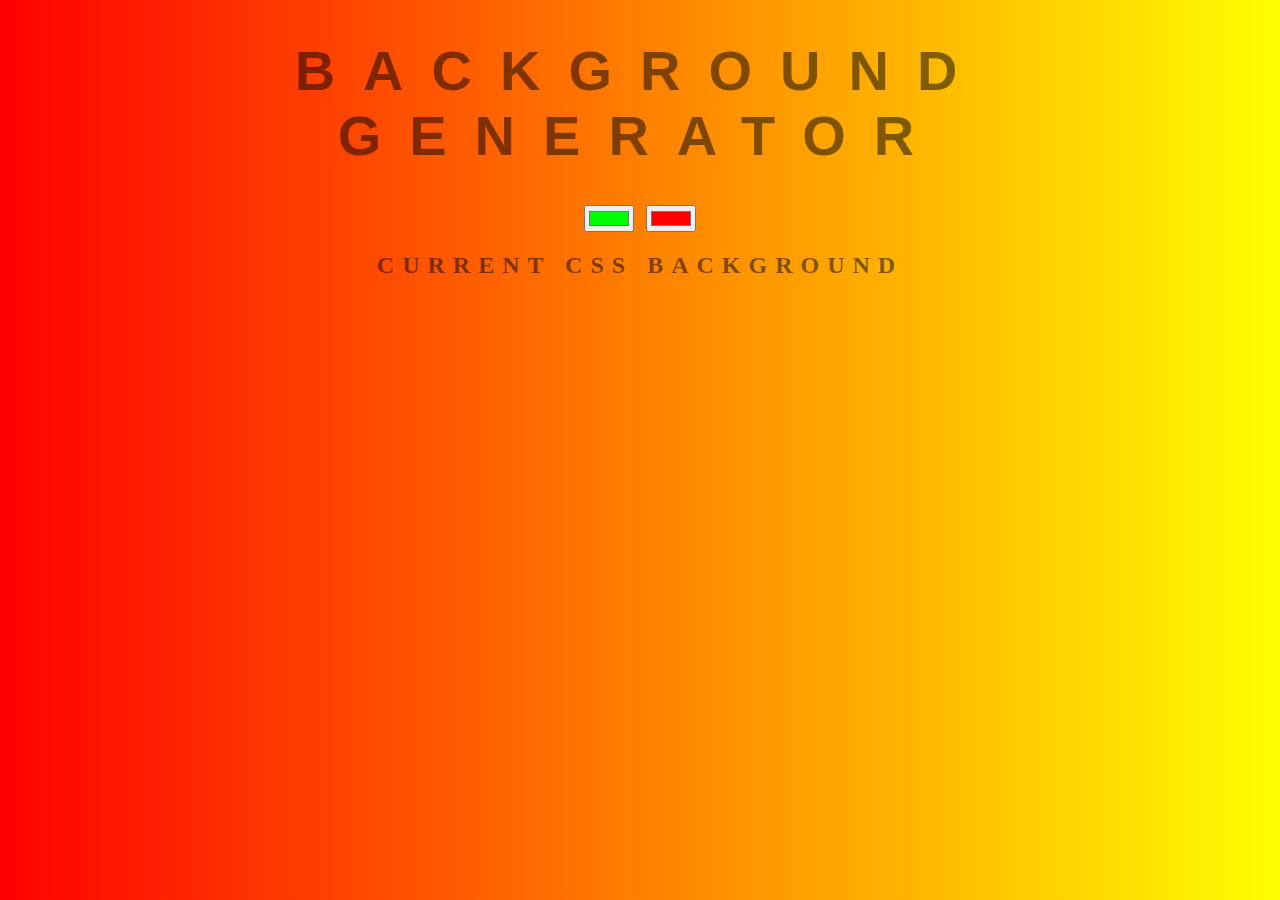
<file: background generator/index.html>
<!DOCTYPE html>
<html>
<head>
	<title>Gradient Background</title>
	<link rel="stylesheet" type="text/css" href="style.css">
</head>
<body id="gradient">
	<h1>Background Generator</h1>
	<input class="color1" type="color" name="color1" value="#00ff00">
	<input class="color2" type="color" name="color2" value="#ff0000">
	<h2>Current CSS Background</h2>
	<h3></h3>
	<script type="text/javascript" src="script.js"></script>
</body>
</html>
</file>
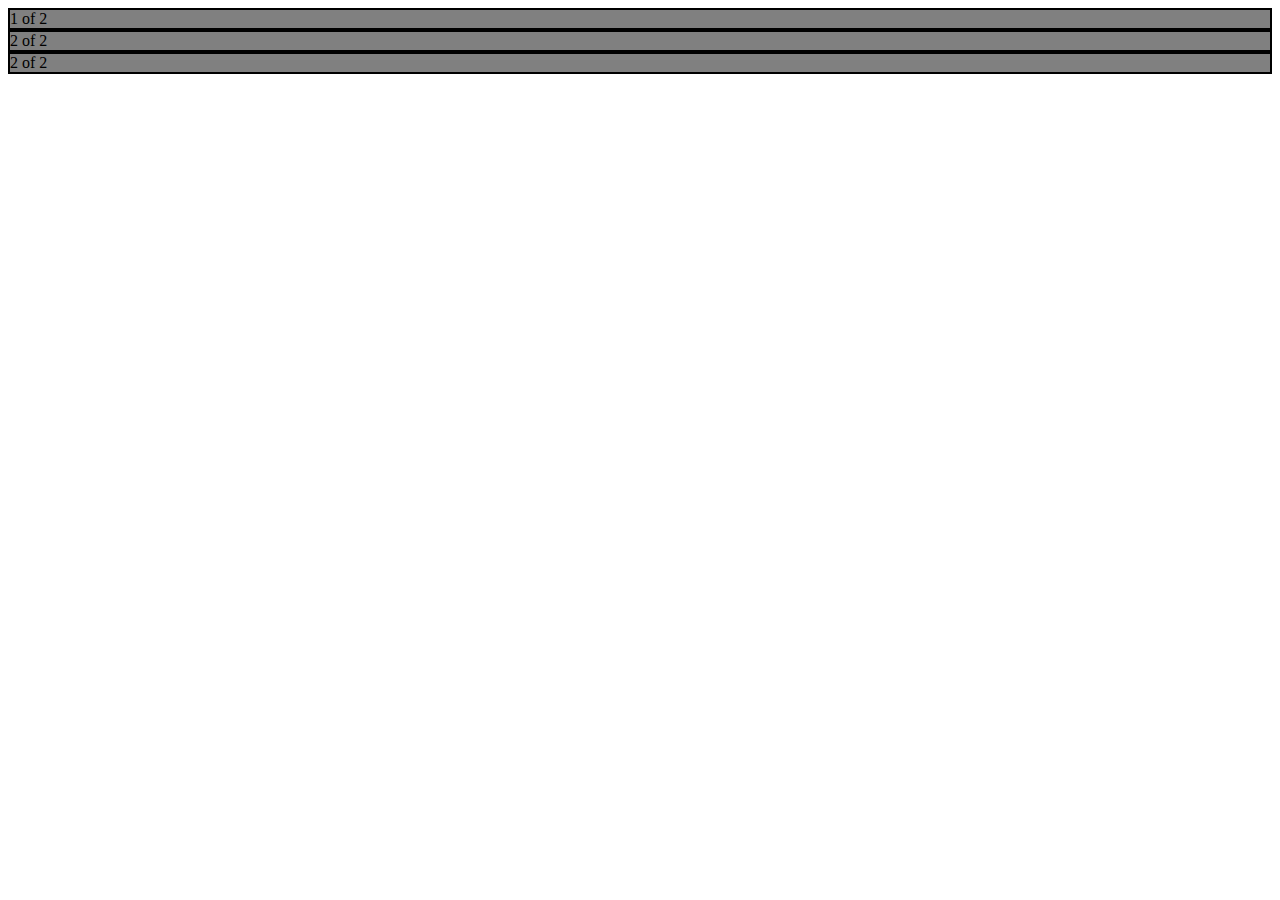
<file: bootstrap/index.html>
<!DOCTYPE html>
<html lang="en">
  <head>
    <meta charset="UTF-8" />
    <meta name="viewport" content="width=device-width, initial-scale=1.0" />
    <title>Bootstrap</title>
    <link
      rel="stylesheet"
      href="https://stackpath.bootstrapcdn.com/bootstrap/4.5.0/css/bootstrap.min.css"
      integrity="sha384-9aIt2nRpC12Uk9gS9baDl411NQApFmC26EwAOH8WgZl5MYYxFfc+NcPb1dKGj7Sk"
      crossorigin="anonymous"
    />
    <link
    rel="stylesheet"
    href="style.css"
  />
  </head>
  <body>

    <div class="container">
        <div class="row">
            <div class="col col-sm-6 col-md-12 col-lg-12">
              1 of 2
            </div>
            <div class="col col-sm-3 col-md-6 col-lg-12">
              2 of 2
            </div>
            <div class="col col-sm-3 col-md-6 col-lg-12">
                2 of 2
              </div>
          </div>
    </div>

      
    <script
      src="https://code.jquery.com/jquery-3.5.1.slim.min.js"
      integrity="sha384-DfXdz2htPH0lsSSs5nCTpuj/zy4C+OGpamoFVy38MVBnE+IbbVYUew+OrCXaRkfj"
      crossorigin="anonymous"
    ></script>
    <script
      src="https://cdn.jsdelivr.net/npm/popper.js@1.16.0/dist/umd/popper.min.js"
      integrity="sha384-Q6E9RHvbIyZFJoft+2mJbHaEWldlvI9IOYy5n3zV9zzTtmI3UksdQRVvoxMfooAo"
      crossorigin="anonymous"
    ></script>
    <script
      src="https://stackpath.bootstrapcdn.com/bootstrap/4.5.0/js/bootstrap.min.js"
      integrity="sha384-OgVRvuATP1z7JjHLkuOU7Xw704+h835Lr+6QL9UvYjZE3Ipu6Tp75j7Bh/kR0JKI"
      crossorigin="anonymous"
    ></script>
  </body>
</html>
</file>
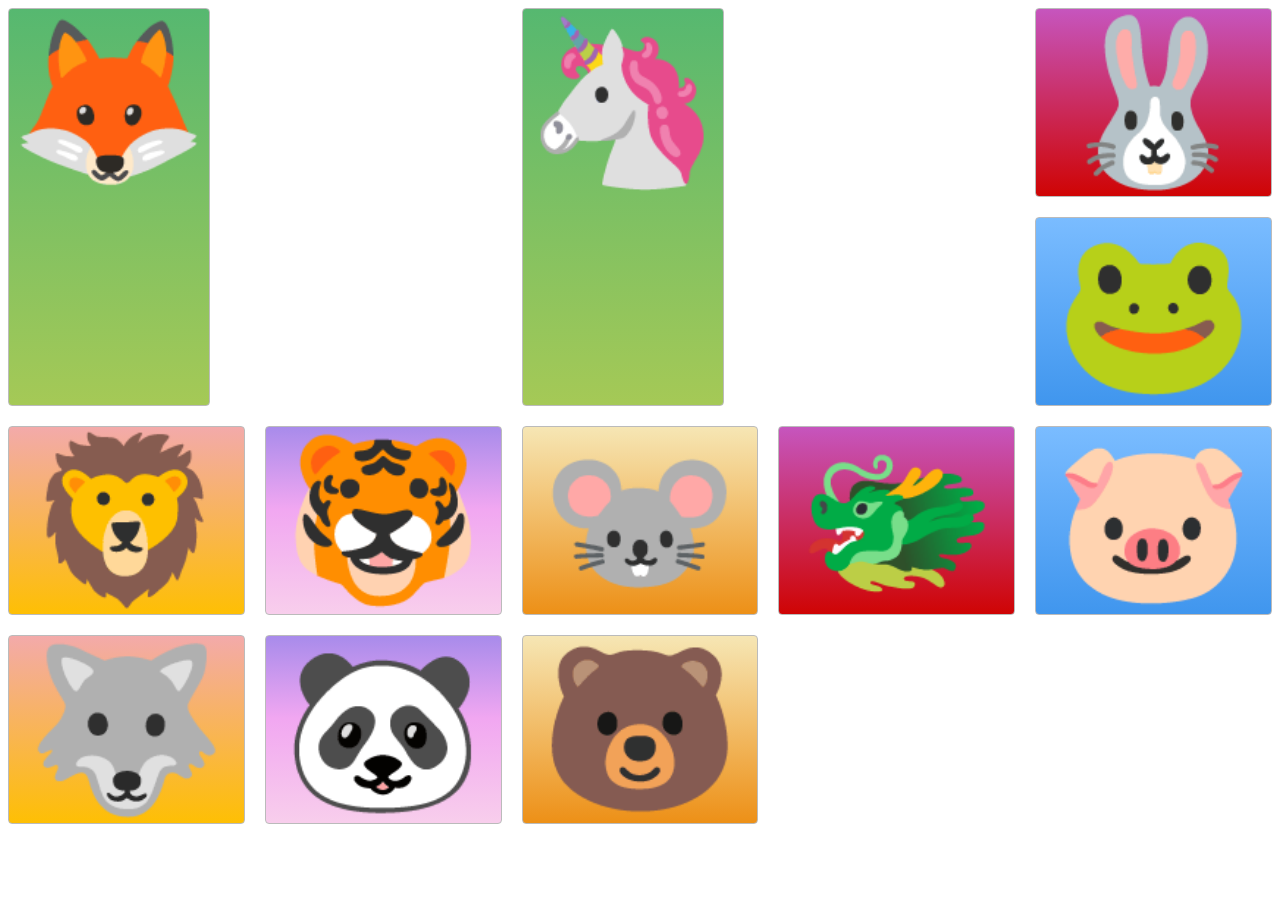
<file: css grid/index.html>
<!DOCTYPE html>
<html>
<head>
  <!-- the below meta tag is default in most modern browsers. however if you have an
  older browser, the emojis may not show up properly. In which case you need this meta
  tag. Read more here: https://teamtreehouse.com/community/meta-charsetutf8-what-does-this-mean-or-what-does-it-do-i-deleted-it-from-the-code-and-nothing-changed -->
  <meta charset="utf-8" >  
  <title>Grid Master</title>
  <link rel="stylesheet" type="text/css" href="./style.css">
</head>
<body>
  <div class="container">
    <div class="zone green">🦊</div>
    <div class="zone red">🐰</div>
    <div class="zone blue">🐸</div>
    <div class="zone yellow">🦁</div>
    <div class="zone purple">🐯</div>
    <div class="zone brown">🐭</div>
    <div class="zone green">🦄</div>
    <div class="zone red">🐲</div>
    <div class="zone blue">🐷</div>
    <div class="zone yellow">🐺</div>
    <div class="zone purple">🐼</div>
    <div class="zone brown">🐻</div>
  </div>
</body>
</html>
</file>
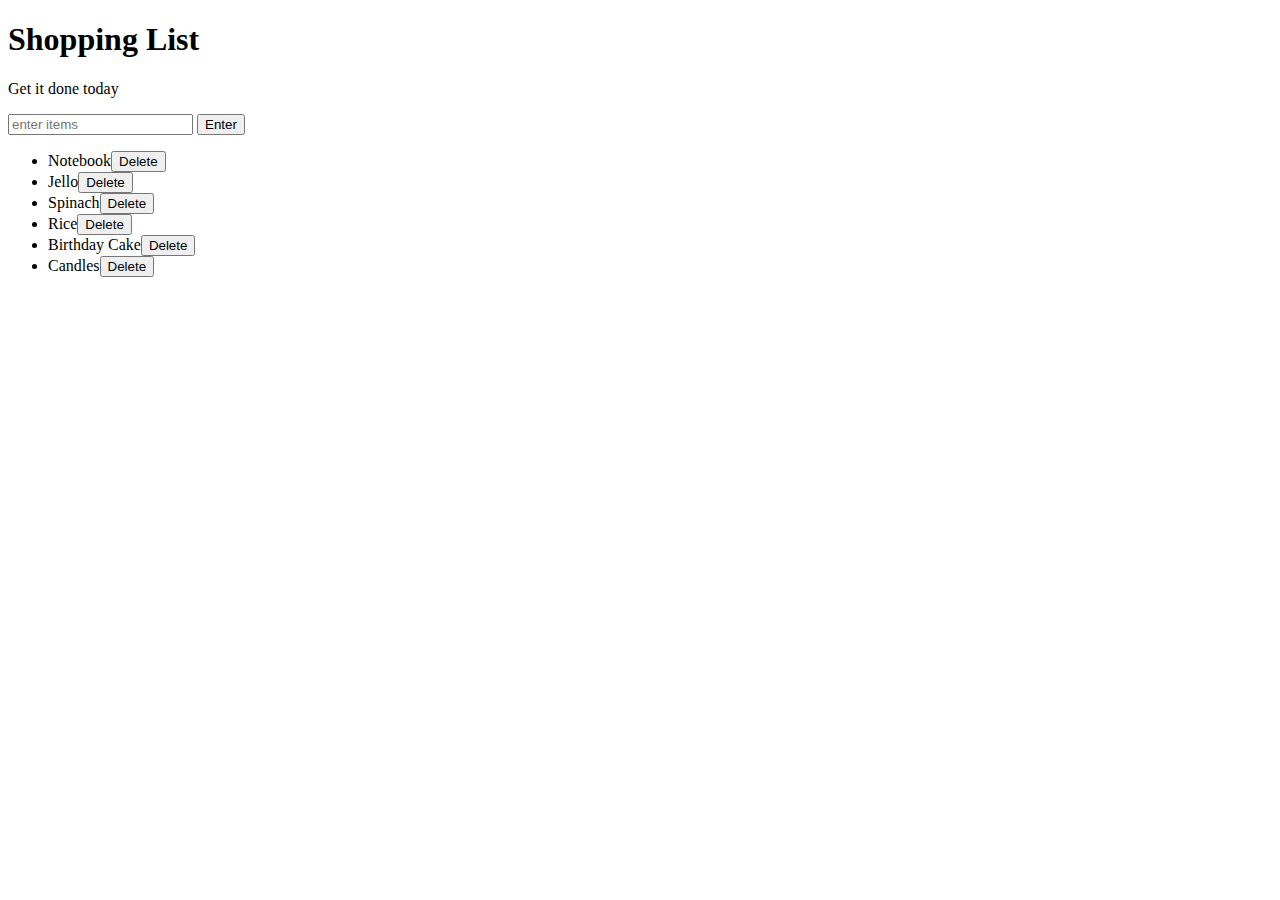
<file: dom events exercise/index.html>
<!DOCTYPE html>
<html>
<head>
	<title>Javascript + DOM</title>
	<link rel="stylesheet" type="text/css" href="style.css">
</head>
<body>
	<h1>Shopping List</h1>
	<p id="first">Get it done today</p>
	<input id="userinput" type="text" placeholder="enter items">
	<button id="enter">Enter</button>
	<ul>
		<li>Notebook<button class="delete">Delete</button></li>
		<li>Jello<button class="delete">Delete</button></li>
		<li>Spinach<button class="delete">Delete</button></li>
		<li>Rice<button class="delete">Delete</button></li>
		<li>Birthday Cake<button class="delete">Delete</button></li>
		<li>Candles<button class="delete">Delete</button></li>
	</ul>
	<script type="text/javascript" src="script.js"></script>
</body>
</html>
</file>
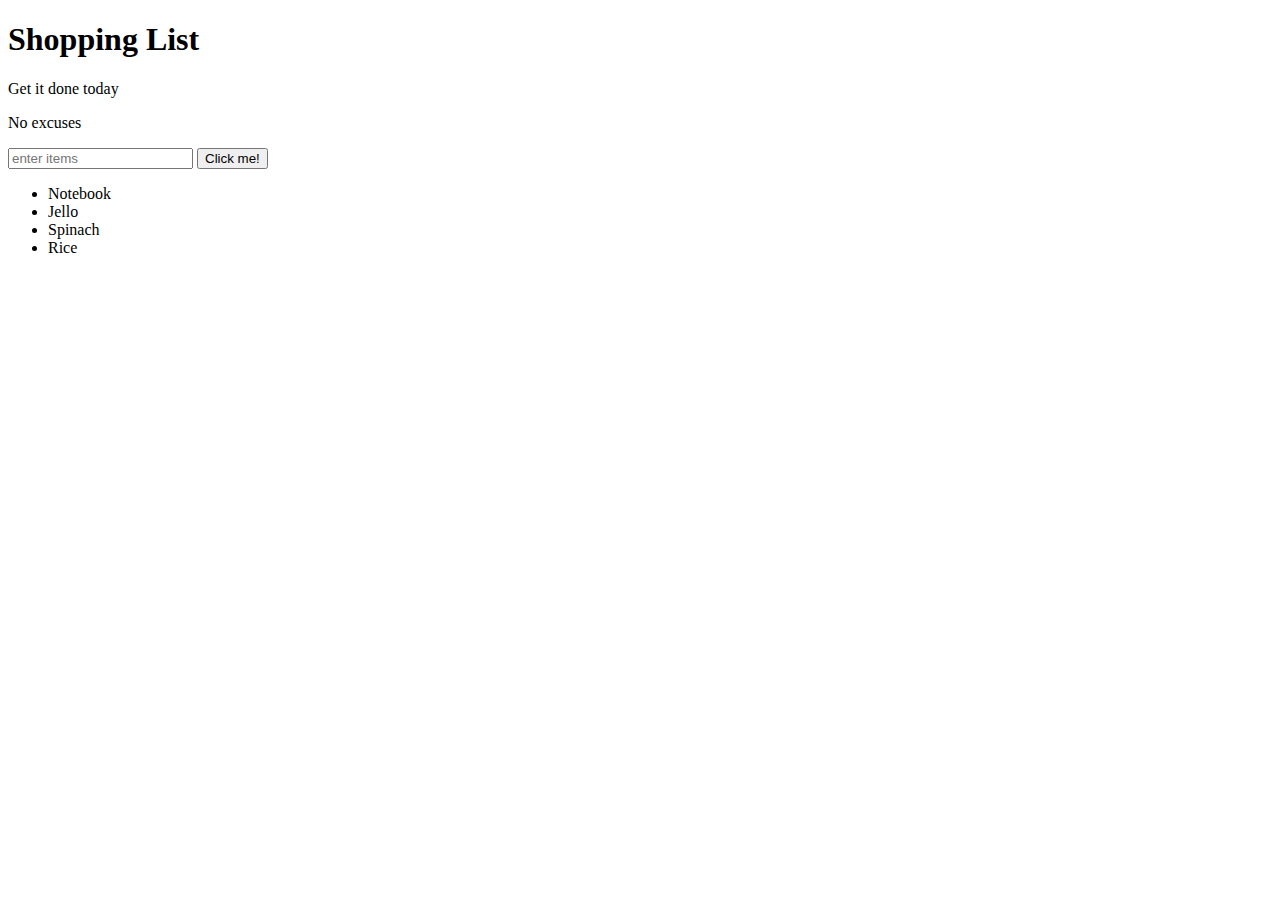
<file: dom manipulation/index.html>
<!DOCTYPE html>
<html>
  <head>
    <title>Document</title>
    <link rel="sytlesheet" type="text/css" href="style.css" />
  </head>
  <style>
    .coolTitle {
        text-align: center;
        font-family: 'Oswald', Helvetica, sans-serif;
        font-size: 40px;
        transform: skewY(-10deg);
        letter-spacing: 4px;
        word-spacing: -8px;
        color: tomato;
        text-shadow: 
        -1px -1px 0 firebrick,
        -2px -2px 0 firebrick;
    }
  </style>
  <body>
    <h1>Shopping List</h1>
    <p id="first">Get it done today</p>
    <p class="second">No excuses</p>
    <input id="userinput" type="text" placeholder="enter items">
    <button id="enter">Click me!</button>
    <ul>
      <li random="23">Notebook</li>
      <li>Jello</li>
      <li>Spinach</li>
      <li>Rice</li>
    </ul>
    <script type="text/javascript" src="script.js"></script>
  </body>
</html>
</file>
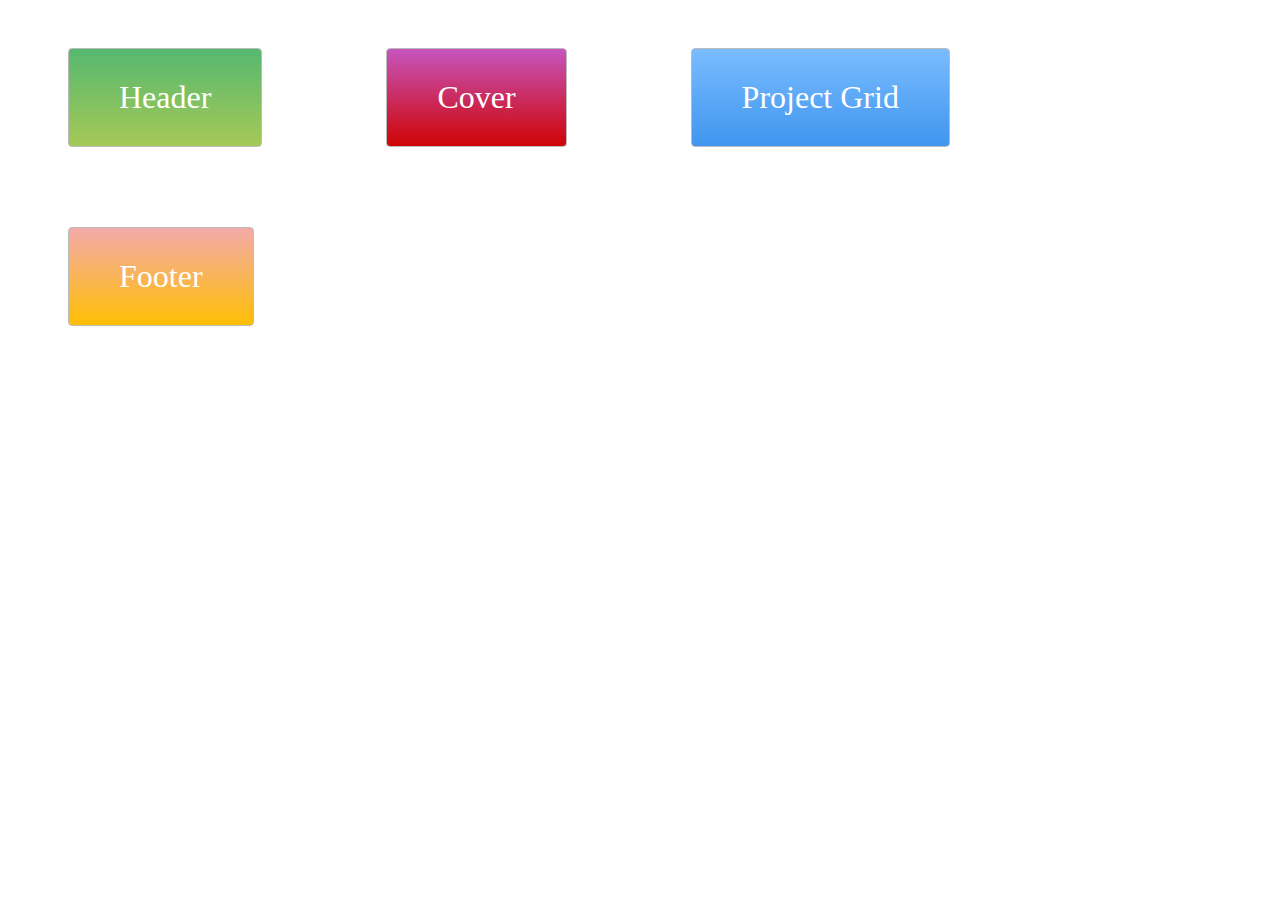
<file: project grid/index.html>
<!DOCTYPE html>
<html>
<head>
  <title>Layout Master</title>
  <link rel="stylesheet" type="text/css" href="./style.css">
</head>
<body>
  <div class="zone green">Header</div>
  <div class="zone red">Cover</div>
  <div class="zone blue">Project Grid</div>
  <div class="zone yellow">Footer</div>
</body>
</html>
</file>
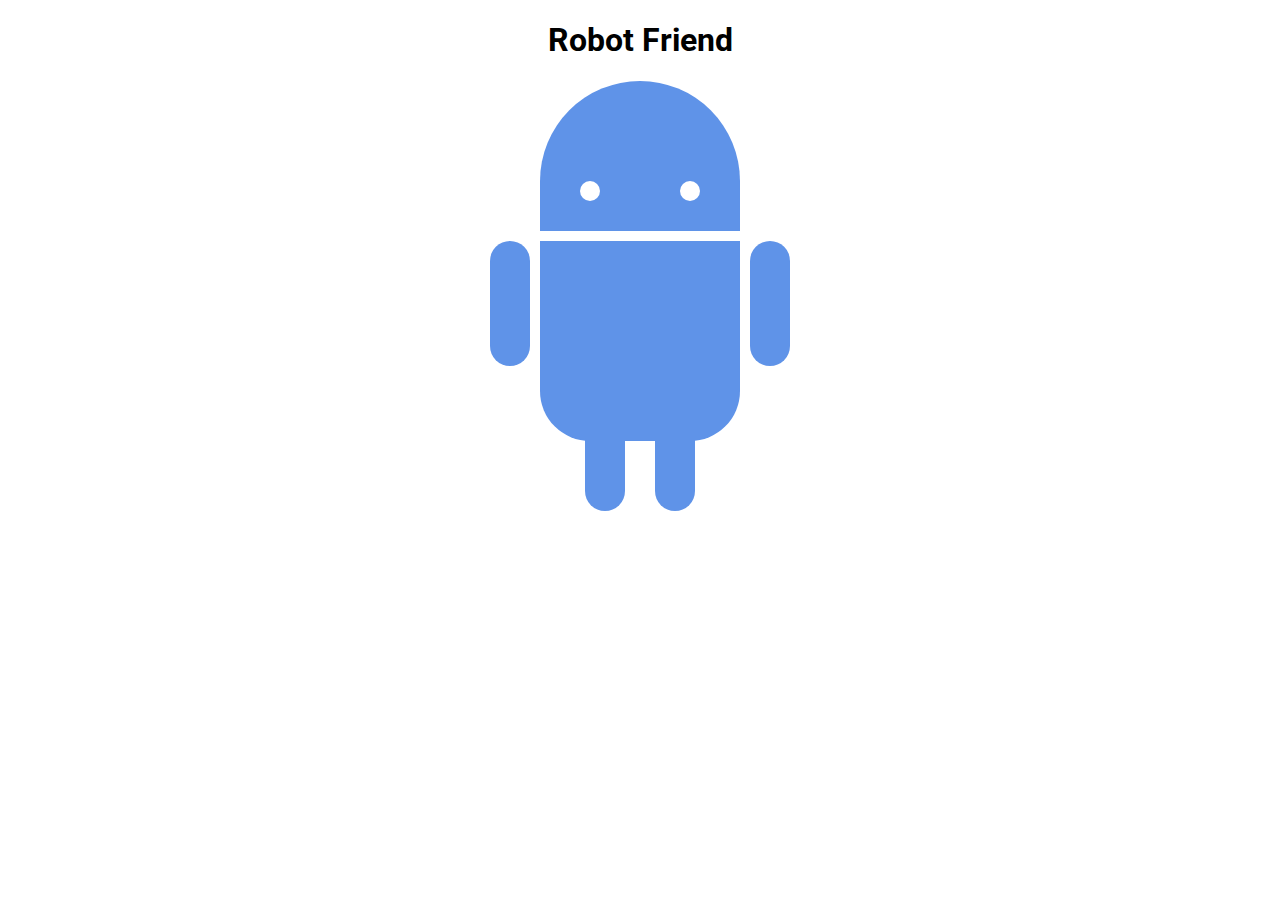
<file: robot animation solution/index.html>
<!DOCTYPE html>
<html>
<head>
	<title>RoboPage</title>
	<link rel="stylesheet" type="text/css" href="style.css">
	<link href="https://fonts.googleapis.com/css?family=Roboto" rel="stylesheet">
</head>
<body>
	<h1>Robot Friend</h1>
	<div class="robots">
		<div class="android"> 
			<div class="head"> 
				<div class="eyes"> 
					<div class="left_eye"></div> 
					<div class="right_eye"></div>
				</div> 
			</div> 
			<div class="upper_body"> 
				<div class="left_arm"></div> 
				<div class="torso"></div> 
				<div class="right_arm"></div> 
			</div> 
			<div class="lower_body"> 
				<div class="left_leg"></div> 
				<div class="right_leg"></div> 
			</div> 
		</div>
	</div>
</body>
</html>
</file>
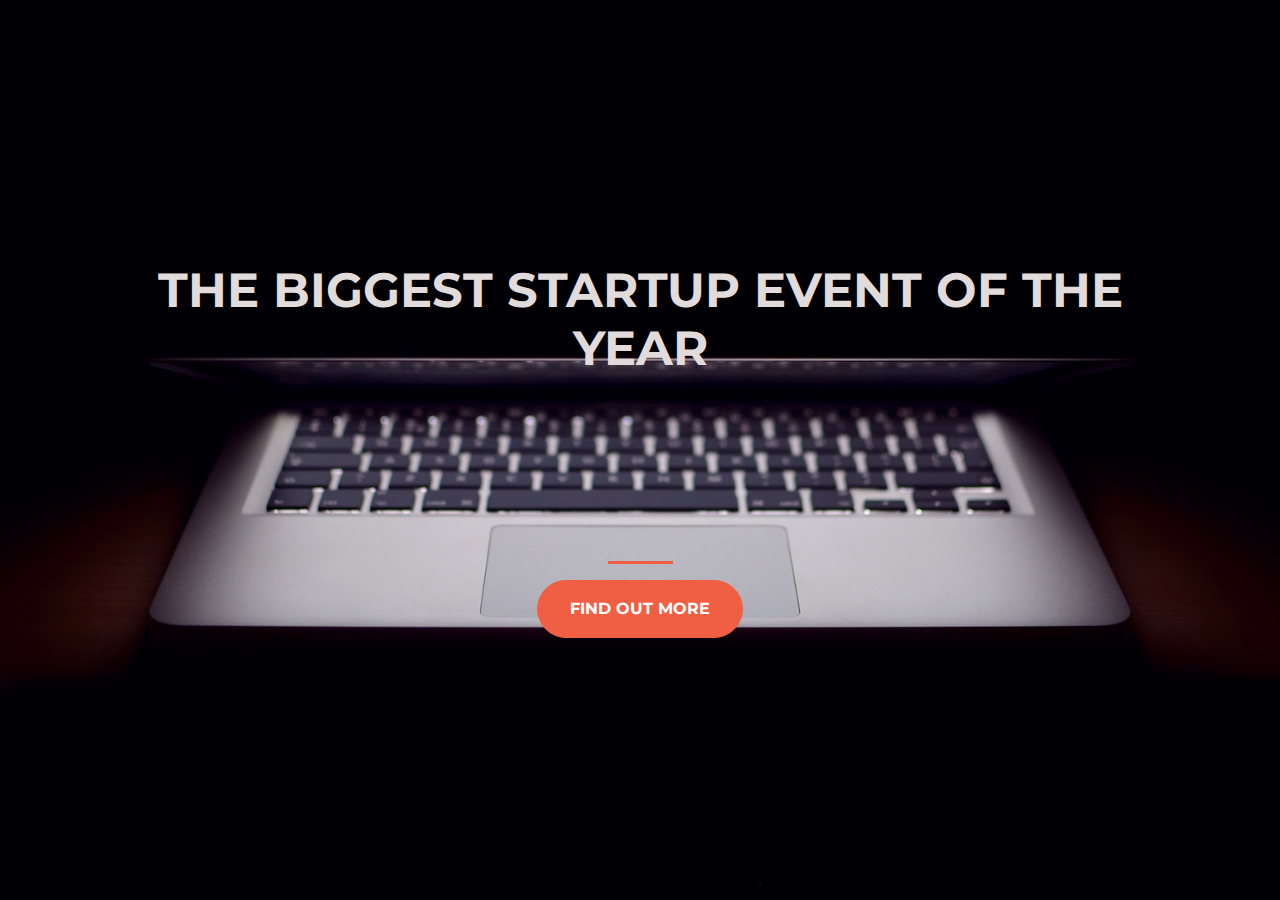
<file: startup landing page/index.html>
<!DOCTYPE html>
<html>
  <head>
    <title>Startup</title>

    <!-- Google Fonts -->
    <link href="https://fonts.googleapis.com/css?family=Montserrat" rel="stylesheet">

    <!-- Bootstrap CSS from a CDN. This way you don't have to include the bootstrap file yourself -->
    <link rel="stylesheet" href="https://stackpath.bootstrapcdn.com/bootstrap/4.3.1/css/bootstrap.min.css" integrity="sha384-ggOyR0iXCbMQv3Xipma34MD+dH/1fQ784/j6cY/iJTQUOhcWr7x9JvoRxT2MZw1T" crossorigin="anonymous">
    
    <!-- Your own stylesheet -->
    <link rel="stylesheet" type="text/css" href="style.css">
  </head>
  <body>
    <div class="container d-flex align-items-center h-100">
      <div class="row">
        <header class="text-center col-12">
          <h1 class="text-uppercase"><strong>The biggest startup event of the year</strong></h1>
        </header>
        <div class="buffer col-12"></div>
        <section class="text-center col-12">
          <hr>
          <a href="https://mailchi.mp/3a5748425e03/ztmstudents">
            <button class="btn btn-primary btn-xl">Find out more</button>
          </a>
        </section>

    </div>
  </div>
  </body>
</html>
</file>
<file: background generator/style.css>
body {
	font: 'Raleway', sans-serif;
    color: rgba(0,0,0,.5);
    text-align: center;
    text-transform: uppercase;
    letter-spacing: .5em;
    top: 15%;
	background: linear-gradient(to right, red , yellow); /* Standard syntax */
}

h1 {
    font: 600 3.5em 'Raleway', sans-serif;
    color: rgba(0,0,0,.5);
    text-align: center;
    text-transform: uppercase;
    letter-spacing: .5em;
    width: 100%;
}

h3 {
	font: 900 1em 'Raleway', sans-serif;
    color: rgba(0,0,0,.5);
    text-align: center;
    text-transform: none;
    letter-spacing: 0.01em;

}
</file>
<file: bootstrap/style.css>
.btn-danger {
  background-color: orange;
}


.col {
    background-color: gray;
    border: 2px solid black;
}
</file>
<file: css grid/style.css>
.container{
    display: grid;
    grid-gap: 20px;
    grid-template-columns: repeat(auto-fill, minmax(200px, 1fr));
    grid-template-rows: 1fr;
}

.green{
    grid-column: span 2;
    grid-row: 1/3;
    justify-self: start;
}

.zone {
    cursor:pointer;
    /* display:inline-block; */
    text-align: center;
    font-size:10em;
    border-radius:4px;
    border:1px solid #bbb;
    transition: all 0.3s linear;
}

.zone:hover {
    -webkit-box-shadow:rgba(0,0,0,0.8) 0px 5px 15px, inset rgba(0,0,0,0.15) 0px -10px 20px;
    -moz-box-shadow:rgba(0,0,0,0.8) 0px 5px 15px, inset rgba(0,0,0,0.15) 0px -10px 20px;
    -o-box-shadow:rgba(0,0,0,0.8) 0px 5px 15px, inset rgba(0,0,0,0.15) 0px -10px 20px;
    box-shadow:rgba(0,0,0,0.8) 0px 5px 15px, inset rgba(0,0,0,0.15) 0px -10px 20px;
}


/*https://paulund.co.uk/how-to-create-shiny-css-buttons*/
/***********************************************************************
 *  Green Background
 **********************************************************************/
.green{
    background: #56B870; /* Old browsers */
    background: -moz-linear-gradient(top, #56B870 0%, #a5c956 100%); /* FF3.6+ */
    background: -webkit-gradient(linear, left top, left bottom, color-stop(0%,#56B870), color-stop(100%,#a5c956)); /* Chrome,Safari4+ */
    background: -webkit-linear-gradient(top, #56B870 0%,#a5c956 100%); /* Chrome10+,Safari5.1+ */
    background: -o-linear-gradient(top, #56B870 0%,#a5c956 100%); /* Opera 11.10+ */
    background: -ms-linear-gradient(top, #56B870 0%,#a5c956 100%); /* IE10+ */
    background: linear-gradient(top, #56B870 0%,#a5c956 100%); /* W3C */
}

/***********************************************************************
 *  Red Background
 **********************************************************************/
.red{
    background: #C655BE; /* Old browsers */
    background: -moz-linear-gradient(top, #C655BE 0%, #cf0404 100%); /* FF3.6+ */
    background: -webkit-gradient(linear, left top, left bottom, color-stop(0%,#C655BE), color-stop(100%,#cf0404)); /* Chrome,Safari4+ */
    background: -webkit-linear-gradient(top, #C655BE 0%,#cf0404 100%); /* Chrome10+,Safari5.1+ */
    background: -o-linear-gradient(top, #C655BE 0%,#cf0404 100%); /* Opera 11.10+ */
    background: -ms-linear-gradient(top, #C655BE 0%,#cf0404 100%); /* IE10+ */
    background: linear-gradient(top, #C655BE 0%,#cf0404 100%); /* W3C */
}

/***********************************************************************
 *  Yellow Background
 **********************************************************************/
.yellow{
    background: #F3AAAA; /* Old browsers */
    background: -moz-linear-gradient(top, #F3AAAA 0%, #febf04 100%); /* FF3.6+ */
    background: -webkit-gradient(linear, left top, left bottom, color-stop(0%,#F3AAAA), color-stop(100%,#febf04)); /* Chrome,Safari4+ */
    background: -webkit-linear-gradient(top, #F3AAAA 0%,#febf04 100%); /* Chrome10+,Safari5.1+ */
    background: -o-linear-gradient(top, #F3AAAA 0%,#febf04 100%); /* Opera 11.10+ */
    background: -ms-linear-gradient(top, #F3AAAA 0%,#febf04 100%); /* IE10+ */
    background: linear-gradient(top, #F3AAAA 0%,#febf04 100%); /* W3C */
}

/***********************************************************************
 *  Blue Background
 **********************************************************************/
.blue{
    background: #7abcff; /* Old browsers */
    background: -moz-linear-gradient(top, #7abcff 0%, #60abf8 44%, #4096ee 100%); /* FF3.6+ */
    background: -webkit-gradient(linear, left top, left bottom, color-stop(0%,#7abcff), color-stop(44%,#60abf8), color-stop(100%,#4096ee)); /* Chrome,Safari4+ */
    background: -webkit-linear-gradient(top, #7abcff 0%,#60abf8 44%,#4096ee 100%); /* Chrome10+,Safari5.1+ */
    background: -o-linear-gradient(top, #7abcff 0%,#60abf8 44%,#4096ee 100%); /* Opera 11.10+ */
    background: -ms-linear-gradient(top, #7abcff 0%,#60abf8 44%,#4096ee 100%); /* IE10+ */
    background: linear-gradient(top, #7abcff 0%,#60abf8 44%,#4096ee 100%); /* W3C */
}

/***********************************************************************
 *  Purple Background
 **********************************************************************/
.purple {
    background: #A88BEB; /* Old browsers */
    background: -moz-linear-gradient(top, #A88BEB 0%, #F1A7F1 44%, #F8CEEC 100%); /* FF3.6+ */
    background: -webkit-gradient(linear, left top, left bottom, color-stop(0%,#A88BEB), color-stop(44%,#F1A7F1), color-stop(100%,#F8CEEC)); /* Chrome,Safari4+ */
    background: -webkit-linear-gradient(top, #A88BEB 0%,#F1A7F1 44%,#F8CEEC 100%); /* Chrome10+,Safari5.1+ */
    background: -o-linear-gradient(top, #A88BEB 0%,#F1A7F1 44%,#F8CEEC 100%); /* Opera 11.10+ */
    background: -ms-linear-gradient(top, #A88BEB 0%,#F1A7F1 44%,#F8CEEC 100%); /* IE10+ */
    background: linear-gradient(top, #A88BEB 0%,#F1A7F1 44%,#F8CEEC 100%); /* W3C */
}

/***********************************************************************
 *  Brown Background
 **********************************************************************/
.brown {
    background: #f6e6b4; /* Old browsers */
    background: -moz-linear-gradient(top, #f6e6b4 0%, #ed9017 100%); /* FF3.6+ */
    background: -webkit-gradient(linear, left top, left bottom, color-stop(0%,#f6e6b4), color-stop(100%,#ed9017)); /* Chrome,Safari4+ */
    background: -webkit-linear-gradient(top, #f6e6b4 0%,#ed9017 100%); /* Chrome10+,Safari5.1+ */
    background: -o-linear-gradient(top, #f6e6b4 0%,#ed9017 100%); /* Opera 11.10+ */
    background: -ms-linear-gradient(top, #f6e6b4 0%,#ed9017 100%); /* IE10+ */
    background: linear-gradient(top, #f6e6b4 0%,#ed9017 100%); /* W3C */
    filter: progid:DXImageTransform.Microsoft.gradient( startColorstr='#f6e6b4', endColorstr='#ed9017',GradientType=0 ); /* IE6-9 */
}
</file>
<file: dom events exercise/style.css>
.coolTitle {
  text-align: center;
  font-family: 'Oswald', Helvetica, sans-serif;
  font-size: 40px;
  transform: skewY(-10deg);
  letter-spacing: 4px;
  word-spacing: -8px;
  color: tomato;
  text-shadow: 
    -1px -1px 0 firebrick,
    -2px -2px 0 firebrick,
    -3px -3px 0 firebrick,
    -4px -4px 0 firebrick,
    -5px -5px 0 firebrick,
    -6px -6px 0 firebrick,
    -7px -7px 0 firebrick,
    -8px -8px 0 firebrick,
    -30px 20px 40px dimgrey;
}

.done {
  text-decoration: line-through;
}
</file>
<file: project grid/style.css>
.zone {
    padding:30px 50px;
    margin:40px 60px;
    cursor:pointer;
    display:inline-block;
    color:#FFF;
    font-size:2em;
    border-radius:4px;
    border:1px solid #bbb;
    transition: all 0.3s linear;
}

.zone:hover {
    -webkit-box-shadow:rgba(0,0,0,0.8) 0px 5px 15px, inset rgba(0,0,0,0.15) 0px -10px 20px;
    -moz-box-shadow:rgba(0,0,0,0.8) 0px 5px 15px, inset rgba(0,0,0,0.15) 0px -10px 20px;
    -o-box-shadow:rgba(0,0,0,0.8) 0px 5px 15px, inset rgba(0,0,0,0.15) 0px -10px 20px;
    box-shadow:rgba(0,0,0,0.8) 0px 5px 15px, inset rgba(0,0,0,0.15) 0px -10px 20px;
}

/*https://paulund.co.uk/how-to-create-shiny-css-buttons*/
/***********************************************************************
 *  Green Background
 **********************************************************************/
.green{
    background: #56B870; /* Old browsers */
    background: -moz-linear-gradient(top, #56B870 0%, #a5c956 100%); /* FF3.6+ */
    background: -webkit-gradient(linear, left top, left bottom, color-stop(0%,#56B870), color-stop(100%,#a5c956)); /* Chrome,Safari4+ */
    background: -webkit-linear-gradient(top, #56B870 0%,#a5c956 100%); /* Chrome10+,Safari5.1+ */
    background: -o-linear-gradient(top, #56B870 0%,#a5c956 100%); /* Opera 11.10+ */
    background: -ms-linear-gradient(top, #56B870 0%,#a5c956 100%); /* IE10+ */
    background: linear-gradient(top, #56B870 0%,#a5c956 100%); /* W3C */
}

/***********************************************************************
 *  Red Background
 **********************************************************************/
.red{
    background: #C655BE; /* Old browsers */
    background: -moz-linear-gradient(top, #C655BE 0%, #cf0404 100%); /* FF3.6+ */
    background: -webkit-gradient(linear, left top, left bottom, color-stop(0%,#C655BE), color-stop(100%,#cf0404)); /* Chrome,Safari4+ */
    background: -webkit-linear-gradient(top, #C655BE 0%,#cf0404 100%); /* Chrome10+,Safari5.1+ */
    background: -o-linear-gradient(top, #C655BE 0%,#cf0404 100%); /* Opera 11.10+ */
    background: -ms-linear-gradient(top, #C655BE 0%,#cf0404 100%); /* IE10+ */
    background: linear-gradient(top, #C655BE 0%,#cf0404 100%); /* W3C */
}

/***********************************************************************
 *  Yellow Background
 **********************************************************************/
.yellow{
    background: #F3AAAA; /* Old browsers */
    background: -moz-linear-gradient(top, #F3AAAA 0%, #febf04 100%); /* FF3.6+ */
    background: -webkit-gradient(linear, left top, left bottom, color-stop(0%,#F3AAAA), color-stop(100%,#febf04)); /* Chrome,Safari4+ */
    background: -webkit-linear-gradient(top, #F3AAAA 0%,#febf04 100%); /* Chrome10+,Safari5.1+ */
    background: -o-linear-gradient(top, #F3AAAA 0%,#febf04 100%); /* Opera 11.10+ */
    background: -ms-linear-gradient(top, #F3AAAA 0%,#febf04 100%); /* IE10+ */
    background: linear-gradient(top, #F3AAAA 0%,#febf04 100%); /* W3C */
}

/***********************************************************************
 *  Blue Background
 **********************************************************************/
.blue{
    background: #7abcff; /* Old browsers */
    background: -moz-linear-gradient(top, #7abcff 0%, #60abf8 44%, #4096ee 100%); /* FF3.6+ */
    background: -webkit-gradient(linear, left top, left bottom, color-stop(0%,#7abcff), color-stop(44%,#60abf8), color-stop(100%,#4096ee)); /* Chrome,Safari4+ */
    background: -webkit-linear-gradient(top, #7abcff 0%,#60abf8 44%,#4096ee 100%); /* Chrome10+,Safari5.1+ */
    background: -o-linear-gradient(top, #7abcff 0%,#60abf8 44%,#4096ee 100%); /* Opera 11.10+ */
    background: -ms-linear-gradient(top, #7abcff 0%,#60abf8 44%,#4096ee 100%); /* IE10+ */
    background: linear-gradient(top, #7abcff 0%,#60abf8 44%,#4096ee 100%); /* W3C */
}
</file>
<file: robot animation solution/style.css>
h1 {
	text-align: center;
	font-family: 'Roboto', sans-serif;
}

.robots {
	flex-wrap: wrap;
	display: flex;
	justify-content: center;
}

.head, 
.left_arm, 
.torso, 
.right_arm, 
.left_leg, 
.right_leg {
	 background-color: #5f93e8;
}

.head { 
	width: 200px; 
	margin: 0 auto; 
	height: 150px; 
	border-radius: 200px 200px 0 0; 
	margin-bottom: 10px;
} 

.eyes {
	display: flex
}

.head:hover {
	width: 300px;
    transition: 1s ease-in-out;
}

.upper_body { 
	width: 300px; 
	height: 150px;
	display: flex; 
} 

.left_arm, .right_arm { 
	width: 40px; 
	height: 125px;
	border-radius: 100px; 
} 

.left_arm { 
	margin-right: 10px; 
} 

.right_arm { 
	margin-left: 10px; 
} 

.torso { 
	width: 200px; 
	height: 200px;
	border-radius: 0 0 50px 50px; 
} 

.lower_body { 
	width: 200px; 
	height: 200px;
	/* This is another useful property. Hmm what do you think it does?*/
	margin: 0 auto;
	display: flex; 
} 

.left_leg, .right_leg { 
	width: 40px; 
	height: 120px;
	border-radius: 0 0 100px 100px; 
} 

.left_leg { 
	margin-left: 45px; 
} 

.left_leg:hover {
	-webkit-transform: rotate(20deg);
    -moz-transform: rotate(20deg);
    -o-transform: rotate(20deg);
    -ms-transform: rotate(20deg);
    transform: rotate(20deg);
}

.right_leg { 
	margin-left: 30px; 
}

.left_eye, .right_eye { 
	width: 20px; 
	height: 20px; 
	border-radius: 15px; 
	background-color: white;  
} 

.left_eye { 
	/* These properties are new and you haven't encountered
	in this course. Check out CSS Tricks to see what it does! */
	position: relative; 
	top: 100px; 
	left: 40px; 
} 

.right_eye { 
	position: relative; 
	top: 100px; 
	left: 120px; 
}
</file>
<file: startup landing page/style.css>
body,
html {
  width: 100%;
  height: 100%;
  font-family: 'Montserrat', sans-serif;
  background: url(header.jpg) no-repeat center center fixed; 
  -webkit-background-size: cover;
  -moz-background-size: cover;
  -o-background-size: cover;
  background-size: cover;
} 

h1{
  font-size: 3rem;
  color: #e2dbdb;
}

hr{
  border-color: #f05f44;
  border-width: 3px;
  max-width: 65px;
}

.buffer{
  height: 10rem;
}

.btn {
  font-weight: 700;
  border-radius: 300px;
  text-transform: uppercase;
}

.btn-primary{
  background-color: #f05f44;
  border-color: #f05f44;
}

.btn-primary:hover {
  background-color: #ee4b08;
  border-color: #ee4b08;
  border-width: 4px;
}

.btn-xl{
  padding: 1rem 2rem;
}
</file>
